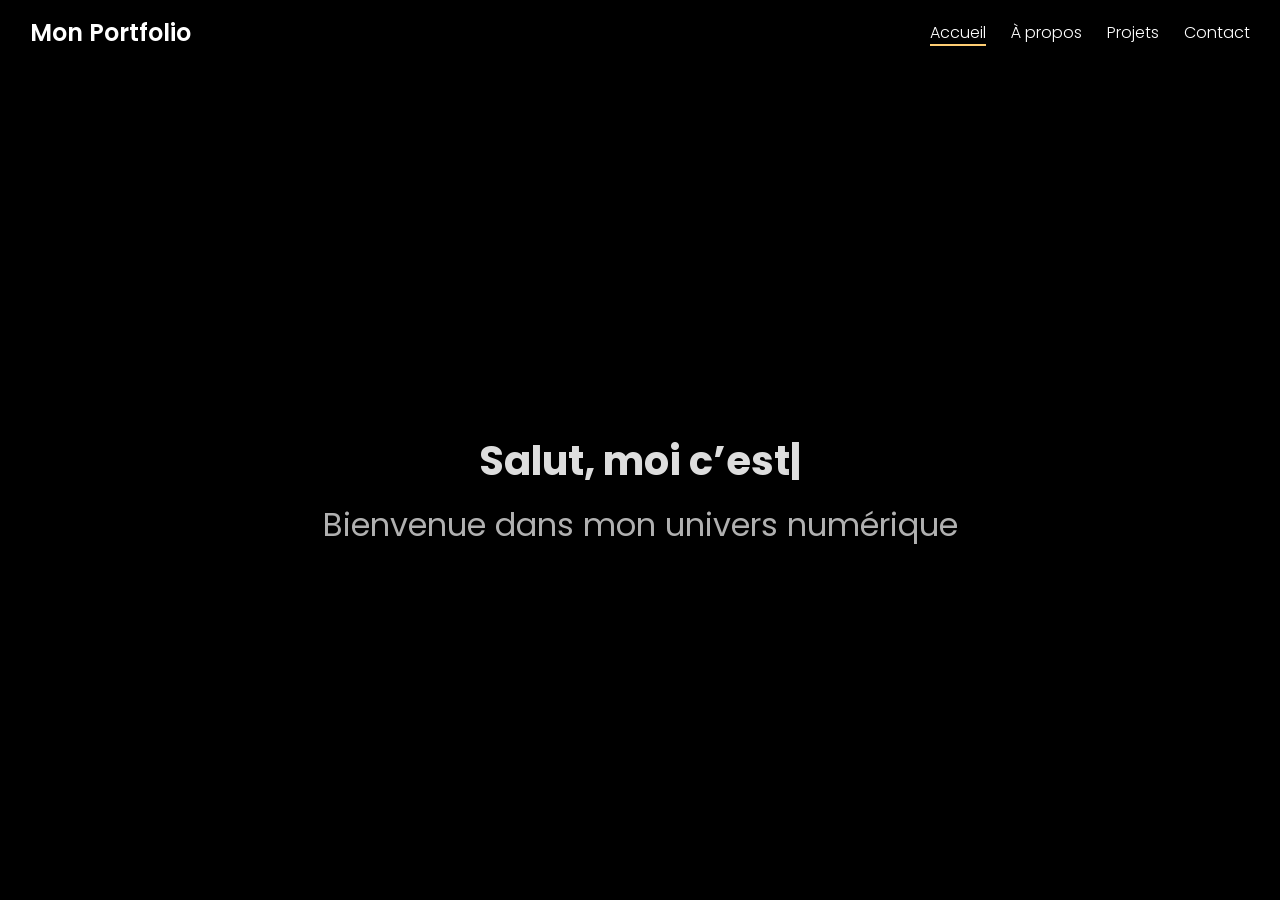
<file: index.html>
<!DOCTYPE html>
<html lang="fr">
  <head>
    <meta charset="UTF-8" />
    <meta name="viewport" content="width=device-width, initial-scale=1.0" />
    <title>Mazhar Muhammad – Développeur Full Stack | Maz'Wave</title>
    <meta
      name="description"
      content="Portfolio de Mazhar Muhammad, développeur Full Stack à la recherche d'une alternance. Découvrez mon profil, mes compétences et mes projets."
    />
    <!-- Aperçu affiché quand on partage le lien (LinkedIn, Discord...) -->
    <meta property="og:title" content="Mazhar Muhammad – Développeur Full Stack" />
    <meta
      property="og:description"
      content="Portfolio de Mazhar Muhammad, développeur Full Stack à la recherche d'une alternance."
    />
    <meta property="og:type" content="website" />
    <link rel="icon" type="image/png" href="assets/images/m2.png" />
    <!-- Police Poppins : 2 graisses seulement (300 et 600) -->
    <link rel="preconnect" href="https://fonts.googleapis.com" />
    <link rel="preconnect" href="https://fonts.gstatic.com" crossorigin />
    <link
      href="https://fonts.googleapis.com/css2?family=Poppins:wght@300;600&display=swap"
      rel="stylesheet"
    />
    <link rel="stylesheet" href="style.css" />
  </head>
  <body>
    <!-- Vidéo de fond : style dans style.css, partie "ACCUEIL" -->
    <!-- La vidéo fait déjà l'aller-retour (avant + arrière), donc "loop" suffit -->
    <video
      class="background-video"
      src="assets/videos/accueil.mp4"
      autoplay
      muted
      loop
      playsinline
    ></video>

    <!-- Menu : style dans style.css, partie "NAVBAR" -->
    <header>
      <nav class="navbar">
        <div class="logo">Mon Portfolio</div>
        <ul class="nav-links">
          <li>
            <a href="index.html" class="nav-link" aria-current="page">Accueil</a>
          </li>
          <li><a href="apropos.html" class="nav-link">À propos</a></li>
          <li><a href="projet.html" class="nav-link">Projets</a></li>
          <li><a href="contact.html" class="nav-link">Contact</a></li>
        </ul>
      </nav>
    </header>

    <!-- Calque flou pendant le changement de page : style dans style.css, partie "TRANSITIONS" -->
    <div class="page-transition" id="page-transition"></div>

    <!-- Section Accueil : style dans style.css, partie "ACCUEIL" -->
    <!-- Le texte du h1 est écrit ici, script.js l'efface puis le retape lettre par lettre -->
    <main class="hero">
      <h1>
        <span id="typed-text">Salut, moi c’est Mazhar, développeur passionné.</span
        ><span class="cursor" aria-hidden="true">|</span>
      </h1>
      <p>Bienvenue dans mon univers numérique</p>
    </main>

    <script src="script.js"></script>
  </body>
</html>
</file>
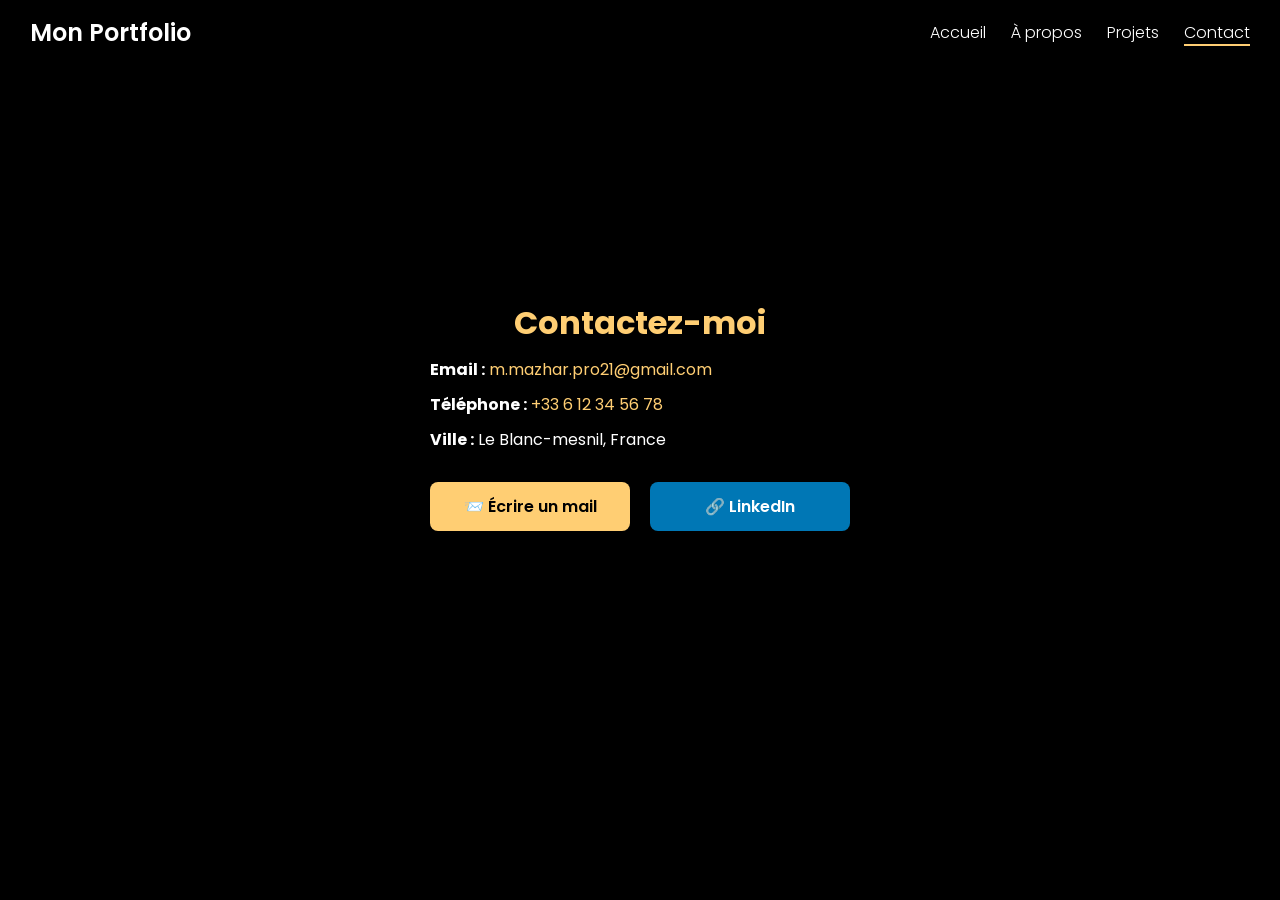
<file: contact.html>
<!DOCTYPE html>
<html lang="fr">
  <head>
    <meta charset="UTF-8" />
    <meta name="viewport" content="width=device-width, initial-scale=1.0" />
    <title>Contact | Maz'Wave – Mazhar Muhammad</title>
    <meta
      name="description"
      content="Contactez Mazhar Muhammad, développeur Full Stack en recherche d'alternance : email, téléphone et LinkedIn."
    />
    <!-- Aperçu affiché quand on partage le lien (LinkedIn, Discord...) -->
    <meta property="og:title" content="Contact – Mazhar Muhammad" />
    <meta
      property="og:description"
      content="Contactez Mazhar Muhammad, développeur Full Stack en recherche d'alternance."
    />
    <meta property="og:type" content="website" />
    <link rel="icon" type="image/png" href="assets/images/m2.png" />
    <!-- Police Poppins : 2 graisses seulement (300 et 600) -->
    <link rel="preconnect" href="https://fonts.googleapis.com" />
    <link rel="preconnect" href="https://fonts.gstatic.com" crossorigin />
    <link
      href="https://fonts.googleapis.com/css2?family=Poppins:wght@300;600&display=swap"
      rel="stylesheet"
    />
    <link rel="stylesheet" href="style.css" />
  </head>
  <body>
    <!-- Vidéo de fond + calque noir pour le fondu : style dans style.css, partie "CONTACT" -->
    <!-- data-fade-time = nombre de secondes avant la fin où le fondu au noir commence (voir script.js) -->
    <div class="video-background-container">
      <video
        class="contact-video"
        src="assets/videos/contact.mp4"
        autoplay
        muted
        loop
        playsinline
        data-fade-time="1.2"
      ></video>
      <div class="video-fade-overlay"></div>
    </div>

    <!-- Menu : style dans style.css, partie "NAVBAR" -->
    <header>
      <nav class="navbar">
        <div class="logo">Mon Portfolio</div>
        <ul class="nav-links">
          <li><a href="index.html" class="nav-link">Accueil</a></li>
          <li><a href="apropos.html" class="nav-link">À propos</a></li>
          <li><a href="projet.html" class="nav-link">Projets</a></li>
          <li>
            <a href="contact.html" class="nav-link" aria-current="page">Contact</a>
          </li>
        </ul>
      </nav>
    </header>

    <!-- Calque flou pendant le changement de page : style dans style.css, partie "TRANSITIONS" -->
    <div class="page-transition" id="page-transition"></div>

    <!-- Section Contact : style dans style.css, partie "CONTACT" -->
    <main class="contact">
      <section class="contact-container">
        <h1>Contactez-moi</h1>

        <div class="contact-info">
          <p>
            <strong>Email :</strong>
            <a href="mailto:m.mazhar.pro21@gmail.com">m.mazhar.pro21@gmail.com</a>
          </p>
          <p>
            <strong>Téléphone :</strong>
            <a href="tel:+33612345678">+33 6 12 34 56 78</a>
          </p>
          <p><strong>Ville :</strong> Le Blanc-mesnil, France</p>
        </div>

        <!-- Les emojis sont cachés aux lecteurs d'écran (aria-hidden) -->
        <div class="contact-buttons">
          <a href="mailto:m.mazhar.pro21@gmail.com" class="contact-btn mail-btn">
            <span aria-hidden="true">📨</span> Écrire un mail
          </a>
          <a
            href="https://www.linkedin.com/in/mazhar-profil"
            target="_blank"
            rel="noopener"
            class="contact-btn linkedin-btn"
          >
            <span aria-hidden="true">🔗</span> LinkedIn
          </a>
        </div>
      </section>
    </main>

    <script src="script.js"></script>
  </body>
</html>
</file>
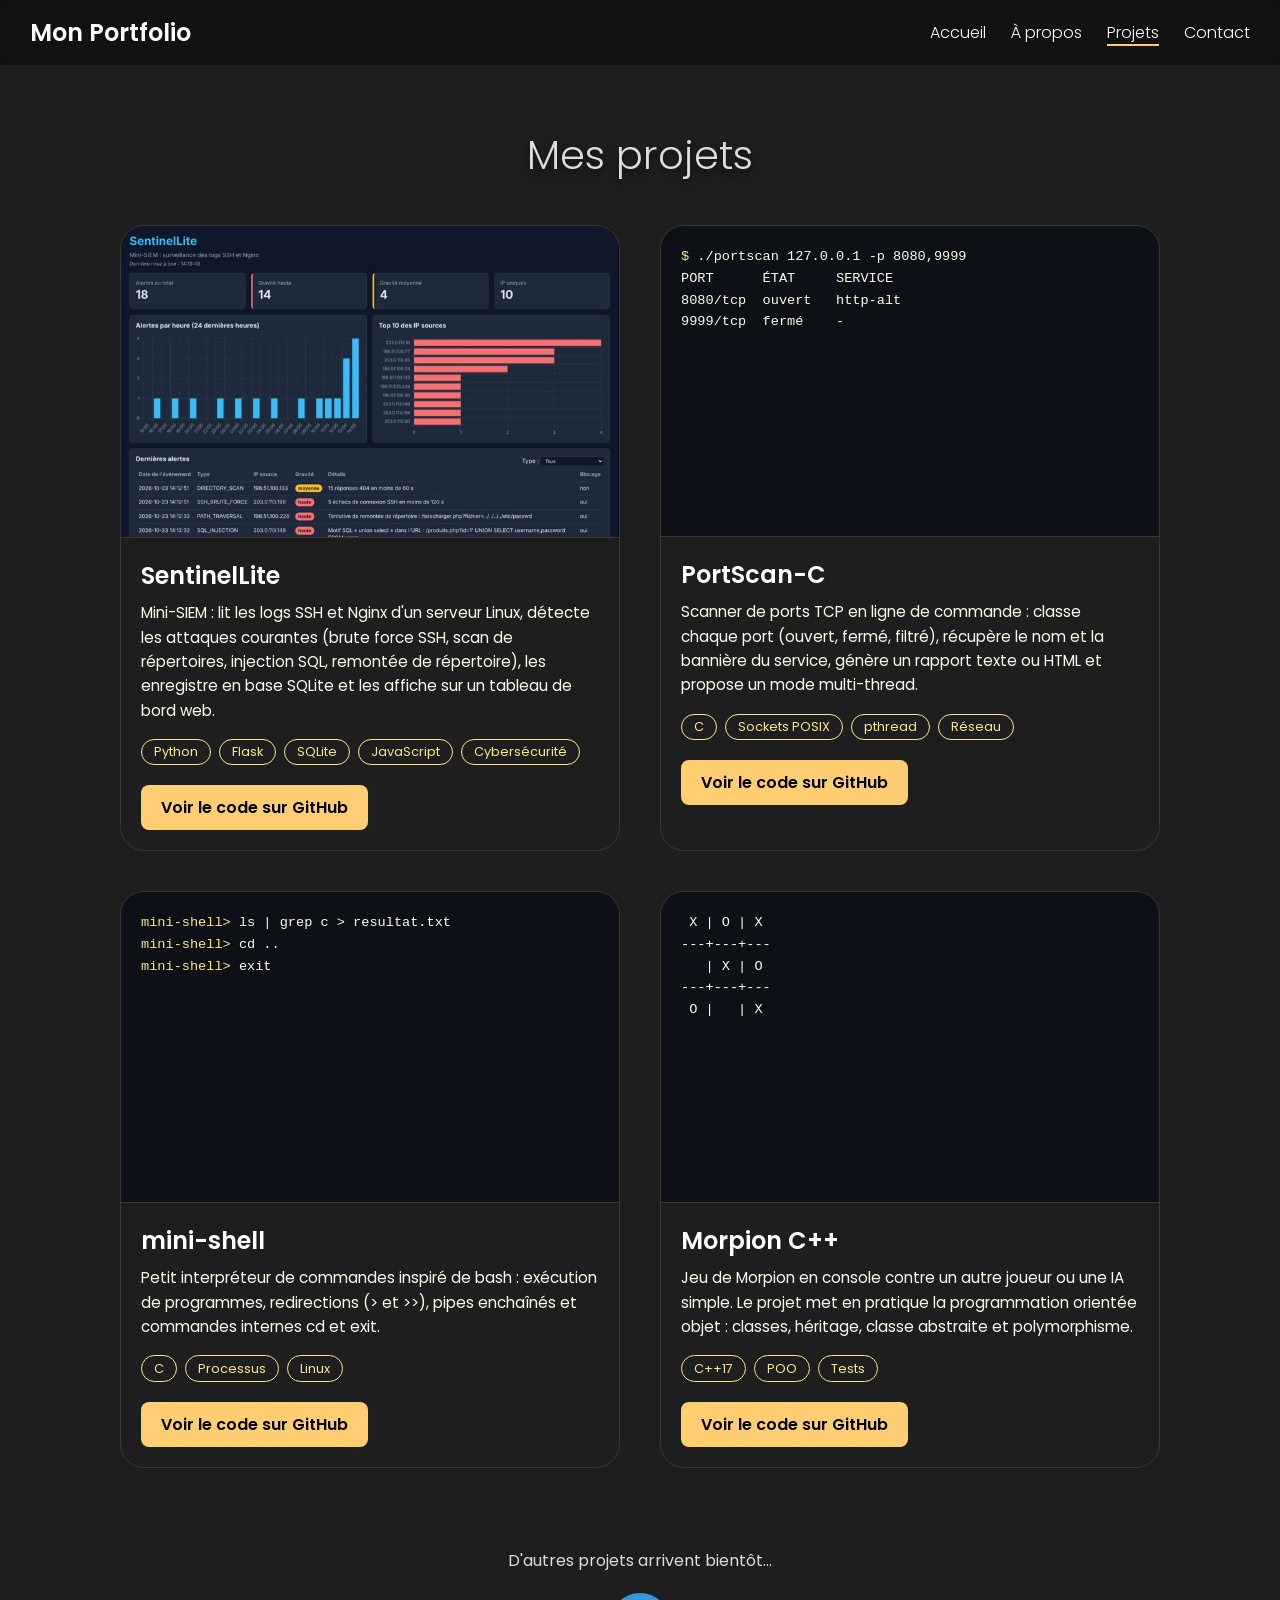
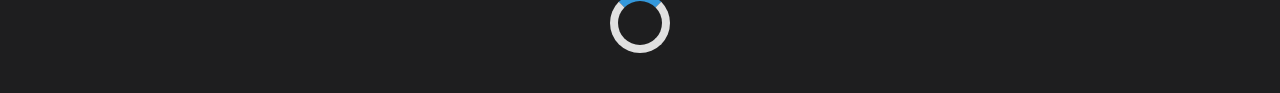
<file: projet.html>
<!DOCTYPE html>
<html lang="fr">
  <head>
    <meta charset="UTF-8" />
    <meta name="viewport" content="width=device-width, initial-scale=1.0" />
    <title>Projets | Maz'Wave – Mazhar Muhammad</title>
    <meta
      name="description"
      content="Les projets de Mazhar Muhammad : cybersécurité, réseau et programmation en C, C++ et Python."
    />
    <!-- Aperçu affiché quand on partage le lien (LinkedIn, Discord...) -->
    <meta property="og:title" content="Projets – Mazhar Muhammad" />
    <meta
      property="og:description"
      content="Les projets de Mazhar Muhammad : cybersécurité, réseau, C, C++ et Python."
    />
    <meta property="og:type" content="website" />
    <link rel="icon" type="image/png" href="assets/images/m2.png" />
    <!-- Police Poppins : 2 graisses seulement (300 et 600) -->
    <link rel="preconnect" href="https://fonts.googleapis.com" />
    <link rel="preconnect" href="https://fonts.gstatic.com" crossorigin />
    <link
      href="https://fonts.googleapis.com/css2?family=Poppins:wght@300;600&display=swap"
      rel="stylesheet"
    />
    <link rel="stylesheet" href="style.css" />
  </head>
  <body>
    <!-- Menu : style dans style.css, partie "NAVBAR" -->
    <header>
      <nav class="navbar">
        <div class="logo">Mon Portfolio</div>
        <ul class="nav-links">
          <li><a href="index.html" class="nav-link">Accueil</a></li>
          <li><a href="apropos.html" class="nav-link">À propos</a></li>
          <li>
            <a href="projet.html" class="nav-link" aria-current="page">Projets</a>
          </li>
          <li><a href="contact.html" class="nav-link">Contact</a></li>
        </ul>
      </nav>
    </header>

    <!-- Calque flou pendant le changement de page : style dans style.css, partie "TRANSITIONS" -->
    <div class="page-transition" id="page-transition"></div>

    <!-- Section Projets : style dans style.css, partie "PROJETS" -->
    <main class="projects">
      <h1 class="page-title">Mes projets</h1>

      <div class="projects-grid">
        <!-- Carte projet : pour en ajouter un, copier tout le bloc <article> -->
        <article class="project-card">
          <img
            class="project-img"
            src="assets/images/projet-sentinellite.jpg"
            alt="Tableau de bord de SentinelLite : compteurs d'alertes, alertes par heure et top 10 des IP sources"
            width="800"
            height="500"
            loading="lazy"
          />
          <div class="project-body">
            <h2 class="project-title">SentinelLite</h2>
            <p class="project-desc">
              Mini-SIEM : lit les logs SSH et Nginx d'un serveur Linux, détecte
              les attaques courantes (brute force SSH, scan de répertoires,
              injection SQL, remontée de répertoire), les enregistre en base
              SQLite et les affiche sur un tableau de bord web.
            </p>
            <ul class="project-tags">
              <li>Python</li>
              <li>Flask</li>
              <li>SQLite</li>
              <li>JavaScript</li>
              <li>Cybersécurité</li>
            </ul>
            <a
              class="project-link"
              href="https://github.com/mxmazhar21/sentinellite"
              target="_blank"
              rel="noopener"
              >Voir le code sur GitHub</a
            >
          </div>
        </article>

        <!-- Projets en console : un faux terminal remplace la capture -->
        <article class="project-card">
          <pre class="project-terminal" aria-hidden="true"><span>$</span> ./portscan 127.0.0.1 -p 8080,9999
PORT      ÉTAT     SERVICE
8080/tcp  ouvert   http-alt
9999/tcp  fermé    -</pre>
          <div class="project-body">
            <h2 class="project-title">PortScan-C</h2>
            <p class="project-desc">
              Scanner de ports TCP en ligne de commande : classe chaque port
              (ouvert, fermé, filtré), récupère le nom et la bannière du
              service, génère un rapport texte ou HTML et propose un mode
              multi-thread.
            </p>
            <ul class="project-tags">
              <li>C</li>
              <li>Sockets POSIX</li>
              <li>pthread</li>
              <li>Réseau</li>
            </ul>
            <a
              class="project-link"
              href="https://github.com/mxmazhar21/portscan-c"
              target="_blank"
              rel="noopener"
              >Voir le code sur GitHub</a
            >
          </div>
        </article>

        <article class="project-card">
          <pre class="project-terminal" aria-hidden="true"><span>mini-shell&gt;</span> ls | grep c &gt; resultat.txt
<span>mini-shell&gt;</span> cd ..
<span>mini-shell&gt;</span> exit</pre>
          <div class="project-body">
            <h2 class="project-title">mini-shell</h2>
            <p class="project-desc">
              Petit interpréteur de commandes inspiré de bash : exécution de
              programmes, redirections (&gt; et &gt;&gt;), pipes enchaînés et
              commandes internes cd et exit.
            </p>
            <ul class="project-tags">
              <li>C</li>
              <li>Processus</li>
              <li>Linux</li>
            </ul>
            <a
              class="project-link"
              href="https://github.com/mxmazhar21/mini-shell"
              target="_blank"
              rel="noopener"
              >Voir le code sur GitHub</a
            >
          </div>
        </article>

        <article class="project-card">
          <pre class="project-terminal" aria-hidden="true"> X | O | X
---+---+---
   | X | O
---+---+---
 O |   | X</pre>
          <div class="project-body">
            <h2 class="project-title">Morpion C++</h2>
            <p class="project-desc">
              Jeu de Morpion en console contre un autre joueur ou une IA simple.
              Le projet met en pratique la programmation orientée objet :
              classes, héritage, classe abstraite et polymorphisme.
            </p>
            <ul class="project-tags">
              <li>C++17</li>
              <li>POO</li>
              <li>Tests</li>
            </ul>
            <a
              class="project-link"
              href="https://github.com/mxmazhar21/morpion-cpp"
              target="_blank"
              rel="noopener"
              >Voir le code sur GitHub</a
            >
          </div>
        </article>
      </div>

      <!-- Rond qui tourne : d'autres projets arrivent -->
      <p class="projects-soon">D'autres projets arrivent bientôt...</p>
      <div class="loader"></div>
    </main>

    <script src="script.js"></script>
  </body>
</html>
</file>
<file: style.css>
/* =========================================================
   STYLE.CSS : une seule feuille de style pour les 4 pages
   1. VARIABLES
   2. RESET ET BASE
   3. NAVBAR (menu en haut de toutes les pages)
   4. TRANSITIONS (flou au chargement et au changement de page)
   5. ACCUEIL  (index.html)
   6. À PROPOS (apropos.html)
   7. FOOTER   (apropos.html)
   8. PROJETS  (projet.html)
   9. CONTACT  (contact.html)
   ========================================================= */

/* ===== 1. VARIABLES (couleurs et espacements réutilisés partout) ===== */
:root {
  --jaune: #ffce73; /* couleur principale : lien actif, survols, titres */
  --jaune-fonce: #e6b85f; /* survol du bouton jaune */
  --jaune-clair: #fde68a; /* bordures et lignes de la page À propos */
  --texte-clair: #dddddd;
  --texte-creme: #fffbeb;
  --fond-noir: rgb(12, 12, 12);
  --fond-carte: #1e1e1f;
  --bordure-carte: #383838;
  --voile-noir: rgba(0, 0, 0, 0.4); /* fond semi-transparent (navbar, devant les vidéos) */
  --ombre-texte: 0 4px 6px rgba(0, 0, 0, 0.5);

  --espace-s: 1rem;
  --espace-m: 2.5rem;
  --espace-l: 5rem;
}

/* ===== 2. RESET ET BASE ===== */
* {
  margin: 0;
  padding: 0;
  box-sizing: border-box;
}

html,
body {
  height: 100%;
  font-family: "Poppins", sans-serif;
  color: #fff;
}

html {
  background-color: black;
  scroll-behavior: smooth; /* défilement doux pour les liens #skills et "retour en haut" */
}

/* ===== 3. NAVBAR (voir <header> en haut de chaque page) ===== */
/* Sur téléphone : logo au-dessus, liens en dessous (sinon "Contact" sortait de l'écran) */
.navbar {
  position: fixed;
  top: 0;
  left: 0;
  width: 100%;
  padding: 10px var(--espace-s);
  background: var(--voile-noir);
  display: flex;
  flex-direction: column;
  align-items: center;
  gap: 5px;
  -webkit-backdrop-filter: blur(5px); /* pour Safari */
  backdrop-filter: blur(5px);
  z-index: 1000;
}

.navbar .logo {
  font-size: 1.5em;
  font-weight: 600;
}

.navbar .nav-links {
  list-style: none;
  display: flex;
  flex-wrap: wrap;
  justify-content: center;
  gap: 5px 20px;
}

.navbar .nav-links a {
  color: white;
  text-decoration: none;
  font-weight: 300;
  transition: color 0.3s;
}

.navbar .nav-links a:hover,
.navbar .nav-links a:focus-visible {
  color: var(--jaune);
}

/* Lien de la page actuelle (attribut aria-current="page" dans le HTML) */
.navbar .nav-links a[aria-current="page"] {
  border-bottom: 2px solid var(--jaune);
}

/* À partir de la tablette : logo à gauche, liens à droite (comme avant) */
@media (min-width: 768px) {
  .navbar {
    flex-direction: row;
    justify-content: space-between;
    padding: 15px 30px;
  }

  .navbar .nav-links {
    gap: 25px;
  }
}

/* ===== 4. TRANSITIONS (voir <div class="page-transition"> + script.js) ===== */
/* La page arrive floue, script.js ajoute la classe "loaded" pour enlever le flou */
body {
  filter: blur(10px);
  transition: filter 1s ease;
}

/* "none" et pas "blur(0)" : un filtre sur body empêche position: fixed de marcher
   (la navbar et le bouton "retour en haut" défilaient avec la page) */
body.loaded {
  filter: none;
}

/* Quand on clique sur un lien du menu (ajouté par script.js) */
body.blur-out {
  filter: blur(10px);
  transition: filter 0.5s ease;
}

.page-transition {
  position: fixed;
  top: 0;
  left: 0;
  width: 100%;
  height: 100%;
  background-color: rgba(0, 0, 0, 0);
  z-index: 2000;
  pointer-events: none;
  transition: backdrop-filter 0.6s ease, background-color 0.6s ease;
}

.page-transition.active {
  -webkit-backdrop-filter: blur(8px); /* pour Safari */
  backdrop-filter: blur(8px);
  background-color: rgba(0, 0, 0, 0.3);
}

/* ===== 5. ACCUEIL (voir <main class="hero"> dans index.html) ===== */
/* Vidéo en plein écran derrière tout le reste */
.background-video {
  position: fixed;
  top: 0;
  left: 0;
  width: 100%;
  height: 100%;
  object-fit: cover;
  z-index: -1;
}

.hero {
  min-height: 100vh;
  display: flex;
  flex-direction: column;
  justify-content: center;
  align-items: center;
  text-align: center;
  padding: 80px var(--espace-s) 0; /* 80px en haut pour ne pas passer sous la navbar */
  background: var(--voile-noir);
}

/* clamp(min, taille idéale, max) : plus petit sur téléphone, 2.5rem sur ordi */
.hero h1 {
  font-size: clamp(1.75rem, 6vw, 2.5rem);
  margin-bottom: 10px;
  color: var(--texte-clair);
  text-shadow: var(--ombre-texte);
}

.hero p {
  font-size: clamp(1.25rem, 5vw, 2rem);
  opacity: 0.8;
  color: var(--texte-clair);
  text-shadow: var(--ombre-texte);
}

/* Curseur "|" qui clignote après le texte tapé */
.cursor {
  display: inline-block;
  animation: blink 1s infinite;
}

@keyframes blink {
  50% {
    opacity: 0;
  }
}

/* ===== 6. À PROPOS (voir <main class="about"> dans apropos.html) ===== */
.about {
  display: flex;
  flex-direction: column;
  background: var(--fond-carte);
  padding-bottom: 25px;
}

.page-title {
  margin: 125px 0 40px;
  font-size: 2.5rem;
  font-weight: 300;
  text-align: center;
  color: var(--texte-clair);
  text-shadow: var(--ombre-texte);
}

/* --- À PROPOS > Qui suis-je (voir <section class="about-card">) --- */
.about-card {
  margin: 0 var(--espace-s);
  padding: 1.25rem;
  background: var(--fond-carte);
  border: 1px solid var(--bordure-carte);
  border-radius: 1.5rem;
  color: var(--texte-creme);
}

/* Titre + petite ligne jaune à droite */
.about-title {
  display: flex;
  align-items: center;
  gap: 0.5em;
  margin-bottom: 2.8rem;
  font-size: 1.5rem;
  line-height: 2rem;
  font-weight: 600;
  color: white;
}

.about-title::after {
  content: "";
  width: 8rem;
  height: 1px;
  background: var(--jaune-clair);
}

/* Photo au-dessus du texte sur téléphone, à côté sur ordi (voir media query plus bas) */
.about-content {
  display: flex;
  flex-direction: column;
  gap: 1rem;
  font-size: 0.875rem;
  line-height: 1.25rem;
  text-align: justify;
}

.about-photo-box {
  display: flex;
  justify-content: center;
}

.about-photo {
  width: 41.67%;
  height: auto;
  margin-bottom: 0.75rem;
  border-radius: 50%;
  object-fit: cover;
}

.about-text p {
  margin-bottom: 0.75rem;
  text-indent: 1.5em; /* retrait de début de paragraphe (remplace les &nbsp;) */
}

/* --- Flèche vers les Skills (voir <a class="scroll-down">) --- */
.scroll-down {
  align-self: center;
  padding: 20px 0;
}

.scroll-down svg {
  display: block;
  width: 40px;
  height: 40px;
  animation: bounce 1s infinite;
}

@keyframes bounce {
  50% {
    transform: translateY(10px);
  }
}

/* --- À PROPOS > Bandeau vidéo (voir <div class="video-container">) --- */
.video-container {
  position: relative;
  width: 100%;
  height: 300px;
  overflow: hidden;
}

.about-video {
  position: absolute;
  top: 50%;
  left: 0;
  width: 100%;
  transform: translateY(-40%);
}

/* Dégradé sombre en haut et en bas de la vidéo */
.video-container::before {
  content: "";
  position: absolute;
  top: 0;
  left: 0;
  width: 100%;
  height: 100%;
  z-index: 1;
  pointer-events: none;
  background: linear-gradient(
    to bottom,
    rgba(0, 0, 0, 0.5) 0%,
    rgba(0, 0, 0, 0) 50%,
    rgba(0, 0, 0, 0.5) 100%
  );
}

/* Calque qui devient opaque à la fin de la vidéo (géré par script.js).
   Utilisé aussi sur la page Contact (voir partie CONTACT) */
.video-fade-overlay {
  position: absolute;
  top: 0;
  left: 0;
  width: 100%;
  height: 100%;
  z-index: 2;
  background-color: var(--fond-noir);
  opacity: 0;
  pointer-events: none;
  transition: opacity 2s ease;
}

/* --- Titres "Skills" et "Curriculum vitæ" (petite ligne jaune à gauche) --- */
.section-title {
  display: flex;
  align-items: center;
  gap: 0.75rem;
  max-width: 1000px;
  margin: 0 auto;
  font-size: 1.5rem;
  line-height: 2rem;
  font-weight: 600;
  color: white;
}

.section-title::before {
  content: "";
  width: 2.5rem;
  height: 1px;
  background: var(--jaune-clair);
}

/* --- À PROPOS > Skills (voir <section class="skills">) --- */
.skills {
  margin-top: var(--espace-l);
  scroll-margin-top: 80px; /* le titre ne se cache pas sous la navbar quand on clique sur la flèche */
}

/* auto-fill : autant de colonnes de 260px mini que la place le permet
   (1 colonne sur téléphone, 4 colonnes de 320px sur grand écran) */
.skills-grid {
  list-style: none;
  display: grid;
  grid-template-columns: repeat(auto-fill, minmax(260px, 1fr));
  gap: 2rem var(--espace-m);
  width: 90%;
  max-width: 1400px;
  margin: var(--espace-m) auto 4rem;
}

.item-tech {
  display: flex;
  align-items: center;
  gap: 0.75rem;
  padding: 0.5rem 0.75rem;
  border: 1px solid var(--jaune-clair);
  border-radius: 0.25rem;
  transition: background-color 0.3s;
}

.img-tech {
  width: 1.5rem;
  height: 1.5rem;
  margin: 0.75rem;
  filter: drop-shadow(0 20px 13px rgba(0, 0, 0, 0.03))
    drop-shadow(0 8px 5px rgba(0, 0, 0, 0.08));
  transition: transform 0.3s;
}

.tech-text {
  position: relative;
  transition: transform 0.3s;
}

.tech {
  display: block;
  font-size: 1.125rem;
  line-height: 1.75rem;
}

/* Niveau (Avancé, Intermédiaire...) caché, il apparaît au survol */
.status-tech {
  position: absolute;
  bottom: -1.25rem;
  left: 0;
  font-size: 0.75rem;
  line-height: 1rem;
  font-weight: 600;
  color: var(--jaune-clair);
  opacity: 0;
  transition: opacity 0.3s;
}

.item-tech:hover {
  background-color: rgba(253, 230, 138, 0.1);
}

.item-tech:hover .img-tech {
  transform: scale(1.2);
}

.item-tech:hover .tech-text {
  transform: translateY(-10px);
}

.item-tech:hover .status-tech {
  opacity: 1;
}

/* --- À PROPOS > CV (voir <section class="cv">) --- */
.cv {
  margin-top: var(--espace-m);
}

/* Carte penchée en 3D qui se redresse au survol */
.cv-card {
  position: relative;
  display: flex;
  flex-direction: column;
  align-items: flex-start;
  gap: 1rem;
  width: 18rem;
  height: 13rem;
  margin: 2rem auto;
  padding: 1.25rem;
  background: var(--jaune-clair);
  border: 4px solid #a16207;
  border-radius: 1rem;
  overflow: hidden;
  transform: rotate3d(1, -1, 1, 60deg);
  transition: transform 0.3s;
}

.cv-card:hover {
  transform: rotate3d(1, -1, 1, 0deg);
}

.cv-initials {
  color: #111827;
}

.cv-initials span {
  font-size: 3rem;
  line-height: 1;
  font-weight: 600;
}

.cv-initials p {
  font-size: 0.75rem;
  line-height: 1rem;
}

.cv-download {
  display: flex;
  align-items: center;
  gap: 0.75rem;
  padding: 0.5rem 0.75rem;
  background: #f9fafb;
  color: #854d0e;
  font-weight: 600;
  text-decoration: none;
  border: 1px solid #e5e7eb;
  transition: background-color 0.3s, color 0.3s;
}

.cv-download:hover {
  background: #a16207;
  color: #f9fafb;
}

.cv-download svg {
  width: 1.5rem;
  height: 1.5rem;
  fill: currentColor;
}

/* Silhouette décorative en bas à droite de la carte.
   pointer-events: none -> elle ne bloque plus le clic sur "Download CV" */
.cv-avatar {
  position: absolute;
  bottom: -0.125rem;
  right: -5rem;
  width: 12rem;
  height: 12rem;
  margin: -0.5rem 0;
  z-index: 10;
  fill: #f9fafb;
  pointer-events: none;
  transition: transform 0.5s;
}

.cv-avatar-back {
  stroke: #713f12;
}

.cv-avatar-front {
  stroke: #a16207;
  transition-duration: 0.2s;
}

.cv-card:hover .cv-avatar {
  transform: scale(1.25);
}

/* --- À PROPOS > Retour en haut (voir <a class="back-to-top">) --- */
.back-to-top {
  position: fixed;
  bottom: 55px;
  right: 20px;
  z-index: 1000;
}

.back-to-top svg {
  display: block;
  width: 40px;
  height: 40px;
}

/* --- À PROPOS : ajustements tablette et ordi --- */
@media (min-width: 768px) {
  .about-card {
    margin: 0 var(--espace-l);
    padding: var(--espace-m) 3rem;
  }

  .about-title::after {
    width: 24rem;
  }

  .about-content {
    flex-direction: row;
    align-items: center;
    gap: 2rem;
    font-size: 1.125rem;
    line-height: 1.75rem;
  }

  .about-text {
    width: 58.33%;
  }

  .about-text p:first-child {
    margin-bottom: 1.75rem;
  }

  .section-title::before {
    width: 5rem;
  }

  .tech {
    font-size: 1.25rem;
  }

  .status-tech {
    font-size: 0.875rem;
    line-height: 1.25rem;
  }
}

@media (min-width: 1024px) {
  .img-tech {
    width: 2.8rem;
    height: 2.8rem;
    margin: 0.6rem;
  }

  .status-tech {
    font-size: 1rem;
    line-height: 1.5rem;
  }
}

/* ===== 7. FOOTER (voir <footer> dans apropos.html) ===== */
footer {
  padding: 1rem 0;
  text-align: center;
  background: var(--fond-noir);
}

/* ⚠️ Texte très sombre sur fond noir : presque invisible (voir les propositions) */
footer p {
  font-size: 0.875rem;
  line-height: 1.25rem;
  color: #1f2937;
}

/* ===== 8. PROJETS (voir <main class="projects"> dans projet.html) ===== */
/* Même fond et même titre que la page À propos (.page-title est dans la partie À PROPOS) */
.projects {
  min-height: 100vh;
  display: flex;
  flex-direction: column;
  align-items: center;
  padding: 0 var(--espace-s) var(--espace-m);
  background: var(--fond-carte);
}

/* Les cartes se mettent côte à côte quand il y a de la place, centrées
   (2 par ligne sur ordinateur, 1 par ligne sur téléphone) */
.projects-grid {
  display: flex;
  flex-wrap: wrap;
  justify-content: center;
  gap: var(--espace-m);
  width: 100%;
  max-width: 1100px;
}

/* --- Carte d'un projet (voir <article class="project-card">) --- */
/* Même style que la carte "Qui suis-je ?" de la page À propos */
.project-card {
  flex: 1 1 400px;
  max-width: 500px;
  background: var(--fond-carte);
  border: 1px solid var(--bordure-carte);
  border-radius: 1.5rem;
  overflow: hidden; /* pour que la capture suive les coins arrondis */
  transition: border-color 0.3s, transform 0.3s;
}

.project-card:hover {
  border-color: var(--jaune-clair);
  transform: translateY(-5px);
}

.project-img {
  display: block;
  width: 100%;
  height: auto;
  border-bottom: 1px solid var(--bordure-carte);
}

/* Faux terminal à la place de la capture (projets en console),
   même format 16/10 que les captures */
.project-terminal {
  aspect-ratio: 16 / 10;
  margin: 0;
  padding: 1.25rem;
  overflow: hidden;
  font-family: "SFMono-Regular", Menlo, Consolas, monospace;
  font-size: 0.85rem;
  line-height: 1.6;
  color: var(--texte-creme);
  background: #0d1117;
  border-bottom: 1px solid var(--bordure-carte);
}

.project-terminal span {
  color: var(--jaune-clair);
}

.project-body {
  padding: 1.25rem;
  color: var(--texte-creme);
}

.project-title {
  margin-bottom: 0.5rem;
  font-size: 1.5rem;
  font-weight: 600;
  color: white;
}

.project-desc {
  margin-bottom: 1rem;
  font-size: 0.95rem;
  line-height: 1.6;
}

/* Petites étiquettes des technos (même bordure jaune que les skills) */
.project-tags {
  list-style: none;
  display: flex;
  flex-wrap: wrap;
  gap: 0.5rem;
  margin-bottom: 1.25rem;
}

.project-tags li {
  padding: 0.2rem 0.75rem;
  font-size: 0.8rem;
  color: var(--jaune-clair);
  border: 1px solid var(--jaune-clair);
  border-radius: 999px;
}

/* Bouton jaune, comme "Écrire un mail" sur la page Contact */
.project-link {
  display: inline-block;
  padding: 10px 20px;
  font-weight: 600;
  color: black;
  text-decoration: none;
  background-color: var(--jaune);
  border-radius: 8px;
  transition: background-color 0.3s;
}

.project-link:hover {
  background-color: var(--jaune-fonce);
}

.projects-soon {
  margin: var(--espace-l) 0 20px;
  color: var(--texte-clair);
}

/* Rond qui tourne ("chargement") */
.loader {
  width: 60px;
  height: 60px;
  border: 8px solid #e0e0e0;
  border-top-color: #3498db;
  border-radius: 50%;
  animation: spin 1s linear infinite;
}

@keyframes spin {
  to {
    transform: rotate(360deg);
  }
}

/* ===== 9. CONTACT (voir <main class="contact"> dans contact.html) ===== */
/* Vidéo en plein écran derrière tout le reste */
.video-background-container {
  position: fixed;
  top: 0;
  left: 0;
  width: 100%;
  height: 100%;
  z-index: -1;
  overflow: hidden;
}

.contact-video {
  width: 100%;
  height: 100%;
  object-fit: cover;
}

/* Le calque de fondu est défini dans la partie À PROPOS, ici il est noir et plus rapide */
.video-background-container .video-fade-overlay {
  background-color: black;
  transition-duration: 1s;
}

.contact {
  min-height: 100vh;
  display: flex;
  flex-direction: column;
  justify-content: center;
  align-items: center;
  padding-top: 80px; /* pour ne pas passer sous la navbar */
  text-align: center;
  background: var(--voile-noir);
}

.contact-container {
  width: 90%;
  max-width: 500px;
  padding: 40px;
  background: rgba(0, 0, 0, 0.6);
  border-radius: 15px;
  box-shadow: 0 0 10px rgba(0, 0, 0, 0.5);
}

.contact-container h1 {
  margin-bottom: 10px;
  font-size: 2em;
  color: var(--jaune);
}

.contact-info {
  margin-bottom: 30px;
  text-align: left;
}

.contact-info p {
  margin-bottom: 10px;
}

.contact-info a {
  color: var(--jaune);
  text-decoration: none;
}

/* Les 2 boutons côte à côte, et l'un sous l'autre si l'écran est trop petit */
.contact-buttons {
  display: flex;
  flex-wrap: wrap;
  gap: 20px;
  margin-top: 20px;
}

.contact-btn {
  flex: 1 1 150px;
  padding: 12px 20px;
  font-weight: 600;
  text-align: center;
  text-decoration: none;
  border-radius: 8px;
  transition: background-color 0.3s;
}

.mail-btn {
  background-color: var(--jaune);
  color: black;
}

.mail-btn:hover {
  background-color: var(--jaune-fonce);
}

.linkedin-btn {
  background-color: #0077b5;
  color: white;
}

.linkedin-btn:hover {
  background-color: #005e94;
}

/* Sur ordi, la carte est remontée un peu au-dessus du centre (comme avant) */
@media (min-width: 768px) {
  .contact-container {
    margin-top: -150px;
  }
}
</file>
